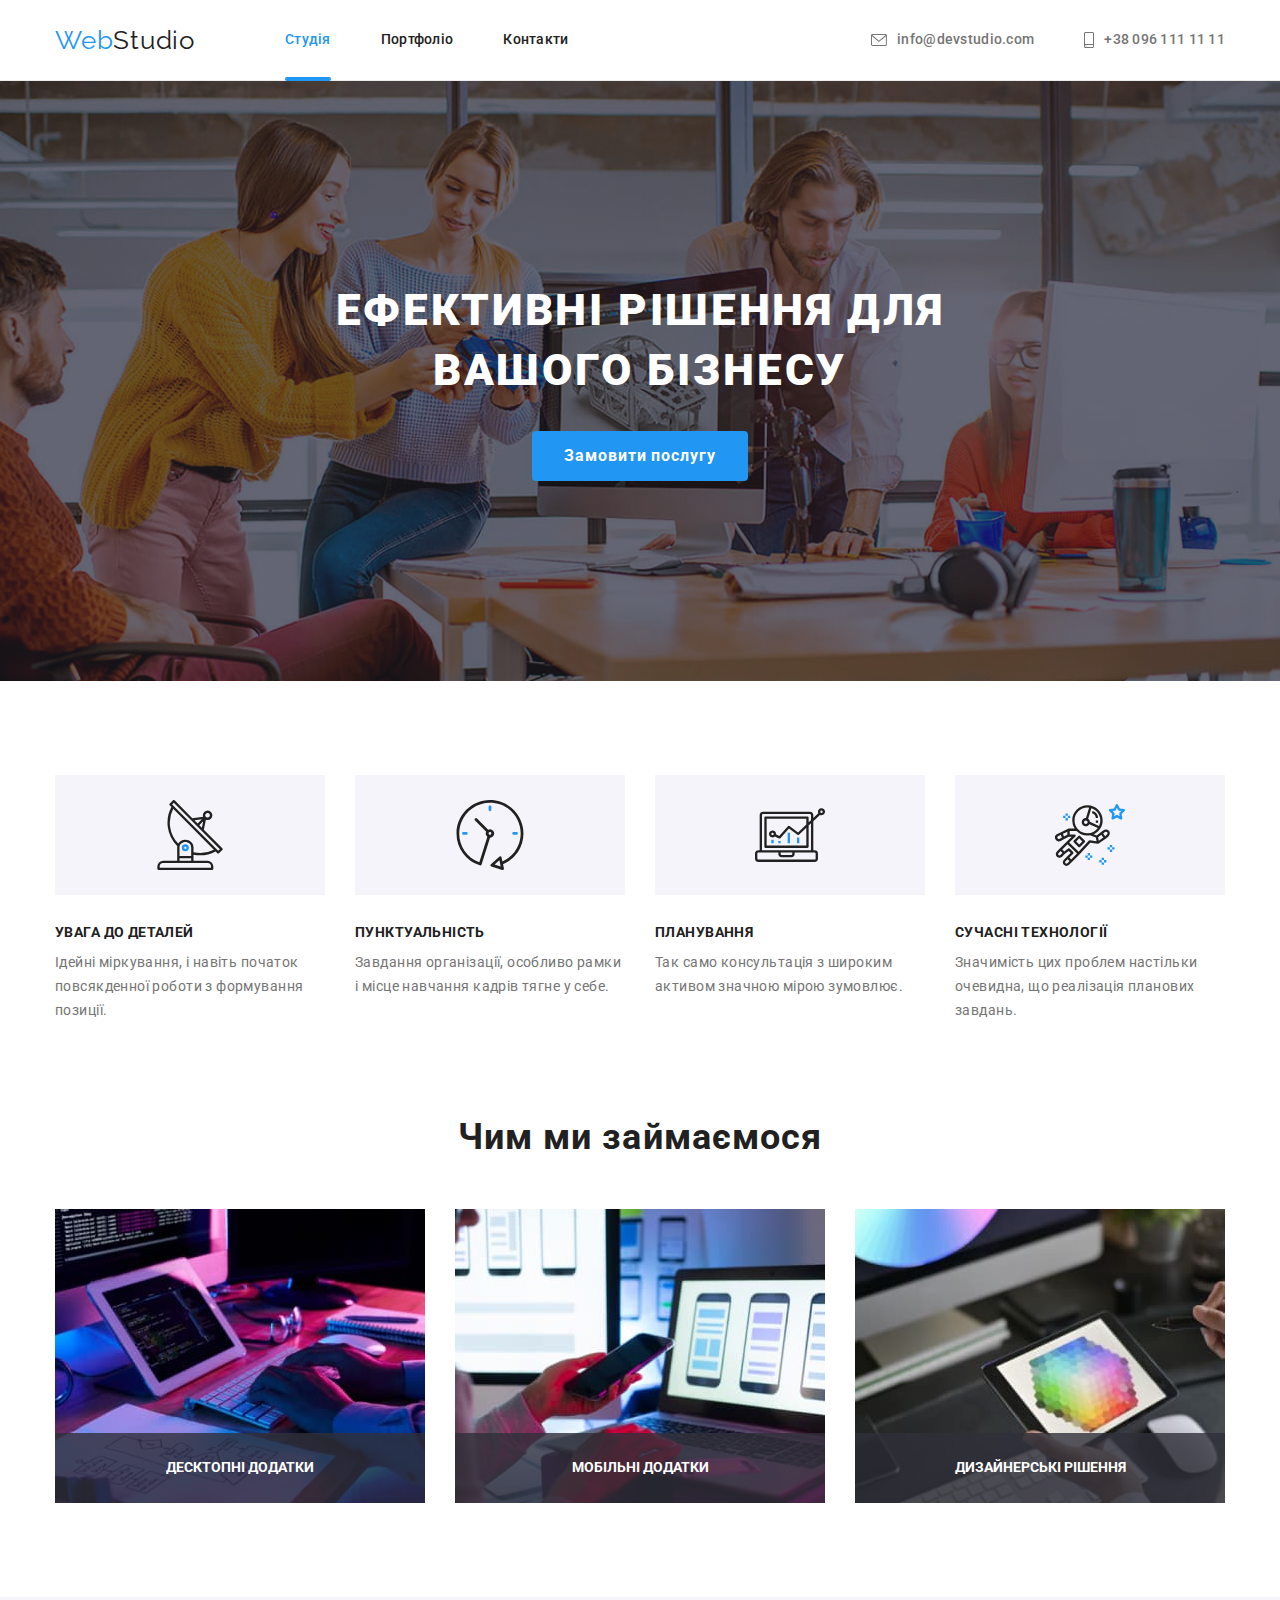
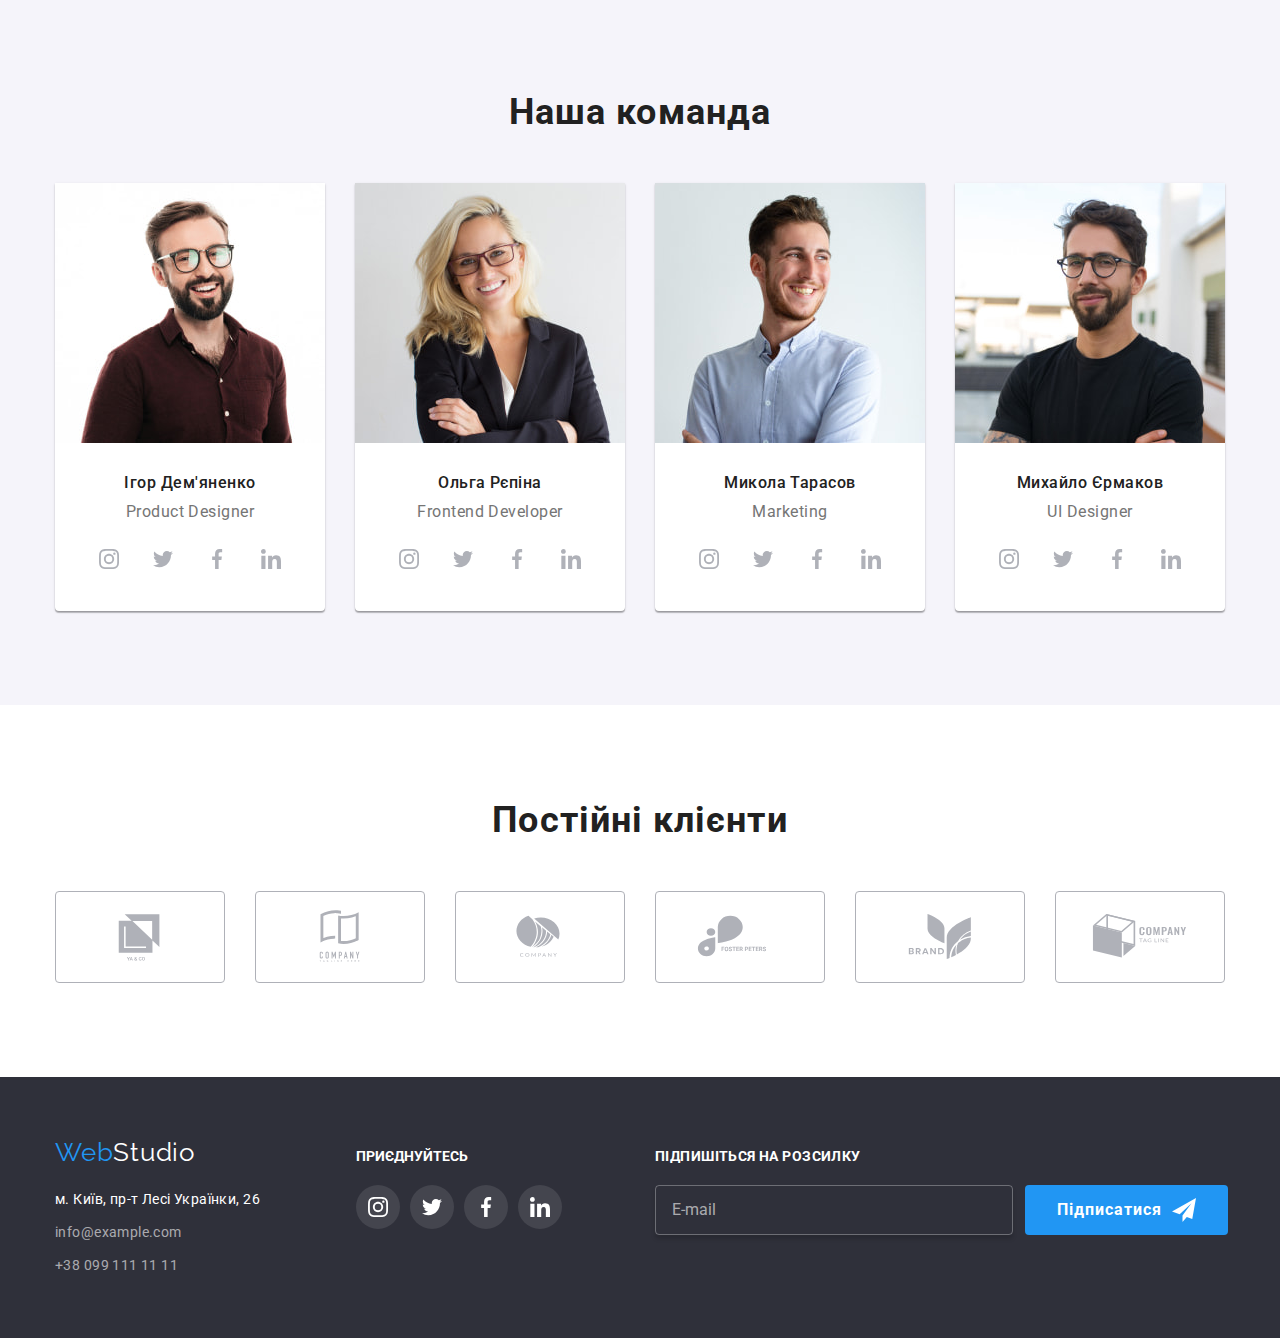
<file: index.html>
<!DOCTYPE html>
<html lang="uk">
  <head>
    <meta charset="UTF-8" />
    <meta http-equiv="X-UA-Compatible" content="IE=edge" />
    <meta name="viewport" content="width=device-width, initial-scale=1.0" />
    <title>WebStudio</title>
    <link rel="preconnect" href="https://fonts.googleapis.com" />
    <link rel="preconnect" href="https://fonts.gstatic.com" crossorigin />
    <link
      href="https://fonts.googleapis.com/css2?family=Raleway:wght@700&family=Roboto:wght@400;500;700;900&display=swap"
      rel="stylesheet"
    />
    <link
      rel="stylesheet"
      href="https://cdnjs.cloudflare.com/ajax/libs/modern-normalize/1.0.0/modern-normalize.min.css"
    />
    <link rel="stylesheet" href="./css/styles.css" />
  </head>
  <body>
    <header class="header">
      <div class="header-content container flex-container">
        <nav class="navigation flex-container">
          <a class="logo link" href="#" lang="en"
            >Web<span class="logo-span-header">Studio</span></a
          >

          <ul class="menu-list list flex-container">
            <li class="menu-item">
              <a class="menu-link link active" href="#">Студія</a>
            </li>
            <li class="menu-item">
              <a class="menu-link link" href="./portfolio.html">Портфоліо</a>
            </li>
            <li class="menu-item">
              <a class="menu-link link" href="#">Контакти</a>
            </li>
          </ul>
        </nav>
        <ul class="contact-list list flex-container">
          <li class="contact-list-item">
            <a
              class="contact-mail-header link"
              href="mailto:info@devstudio.com"
            >
              <svg class="mail-icon" width="16" height="12" aria-label="лист">
                <use href="./images/sprite.svg#icon-envelope"></use>
              </svg>
              info@devstudio.com</a
            >
          </li>
          <li class="contact-list-item">
            <a
              class="contact-phone-number-header link"
              href="tel:+380961111111"
            >
              <svg
                class="phone-icon"
                width="10"
                height="16"
                aria-label="телефон"
              >
                <use href="./images/sprite.svg#icon-smartphone"></use>
              </svg>
              +38 096 111 11 11</a
            >
          </li>
        </ul>
      </div>
    </header>
    <main>
      <section class="hero-section">
        <div class="container hero-content">
          <h1 class="main-page-title">Ефективні рішення для вашого бізнесу</h1>
          <button class="modal-button" data-modal-open type="button">
            Замовити послугу
          </button>
        </div>
      </section>

      <section class="section benefits">
        <div class="container">
          <h2 class="visually-hidden">Наші переваги</h2>
          <ul class="benefits-list list flex-container">
            <li class="benefits-list-item">
              <div class="icon-wrapper">
                <svg
                  class="benefit-icon"
                  width="70"
                  height="70"
                  area-lable="антена"
                >
                  <use href="./images/sprite.svg#icon-antenna"></use>
                </svg>
              </div>
              <h3 class="benefit-name">УВАГА ДО ДЕТАЛЕЙ</h3>
              <p class="benefit-description">
                Ідейні міркування, і навіть початок повсякденної роботи з
                формування позиції.
              </p>
            </li>
            <li class="benefits-list-item">
              <div class="icon-wrapper">
                <svg
                  class="benefit-icon"
                  width="70"
                  height="70"
                  area-lable="годинник"
                >
                  <use href="./images/sprite.svg#icon-clock"></use>
                </svg>
              </div>
              <h3 class="benefit-name">ПУНКТУАЛЬНІСТЬ</h3>
              <p class="benefit-description">
                Завдання організації, особливо рамки і місце навчання кадрів
                тягне у себе.
              </p>
            </li>
            <li class="benefits-list-item">
              <div class="icon-wrapper">
                <svg
                  class="benefit-icon"
                  width="70"
                  height="70"
                  area-lable="діаграма"
                >
                  <use href="./images/sprite.svg#icon-diagram"></use>
                </svg>
              </div>
              <h3 class="benefit-name">ПЛАНУВАННЯ</h3>
              <p class="benefit-description">
                Так само консультація з широким активом значною мірою зумовлює.
              </p>
            </li>
            <li class="benefits-list-item">
              <div class="icon-wrapper">
                <svg
                  class="benefit-icon"
                  width="70"
                  height="70"
                  area-lable="астронавт"
                >
                  <use href="./images/sprite.svg#icon-astronaut"></use>
                </svg>
              </div>
              <h3 class="benefit-name">СУЧАСНІ ТЕХНОЛОГІЇ</h3>
              <p class="benefit-description">
                Значимість цих проблем настільки очевидна, що реалізація
                планових завдань.
              </p>
            </li>
          </ul>
        </div>
      </section>

      <section class="section about-us">
        <div class="container">
          <h2 class="reg-section-title">Чим ми займаємося</h2>
          <ul class="list flex-container">
            <li>
              <div class="specialization">
                <img
                  src="./images/about-us/web-site-developement.jpg"
                  alt="розробка сайту"
                  width="370"
                  height="294"
                />
                <div class="short-overlay">
                  <p class="label">ДЕСКТОПНІ ДОДАТКИ</p>
                </div>
              </div>
            </li>
            <li>
              <div class="specialization">
                <img
                  src="./images/about-us/adaptable-design.jpg"
                  alt="адаптивний дизайн"
                  width="370"
                  height="294"
                />

                <div class="short-overlay">
                  <p class="label">МОБІЛЬНІ ДОДАТКИ</p>
                </div>
              </div>
            </li>
            <li>
              <div class="specialization">
                <img
                  src="./images/about-us/stylization.jpg"
                  alt="стилізация веб-сторінки"
                  width="370"
                  height="294"
                />
                <div class="short-overlay">
                  <p class="label">ДИЗАЙНЕРСЬКІ РІШЕННЯ</p>
                </div>
              </div>
            </li>
          </ul>
        </div>
      </section>

      <section class="section our-team">
        <div class="container">
          <h2 class="reg-section-title">Наша команда</h2>
          <ul class="our-team-list list flex-container">
            <li class="our-team-list-item">
              <img
                class="team-member-img"
                src="./images/our-team/igor-demyianenko.jpg"
                alt="член команди"
                width="270"
                height="260"
              />
              <div class="team-member-description">
                <h3 class="team-member-title">Ігор Дем'яненко</h3>
                <p class="team-member-subtitle" lang="en">Product Designer</p>
                <ul class="social-list list">
                  <li class="social-list-item">
                    <a href="#" class="social-list-link">
                      <svg
                        class="social-list-icon"
                        width="20"
                        height="20"
                        area-lable="instagram"
                        lang="en"
                      >
                        <use href="./images/sprite.svg#icon-instagram"></use>
                      </svg>
                    </a>
                  </li>
                  <li class="social-list-item">
                    <a href="#" class="social-list-link">
                      <svg
                        class="social-list-icon"
                        width="20"
                        height="20"
                        area-lable="twitter"
                        lang="en"
                      >
                        <use href="./images/sprite.svg#icon-twitter"></use>
                      </svg>
                    </a>
                  </li>
                  <li class="social-list-item">
                    <a href="#" class="social-list-link">
                      <svg
                        class="social-list-icon"
                        width="20"
                        height="20"
                        area-lable="facebook"
                        lang="en"
                      >
                        <use href="./images/sprite.svg#icon-facebook"></use>
                      </svg>
                    </a>
                  </li>
                  <li class="social-list-item">
                    <a href="#" class="social-list-link">
                      <svg
                        class="social-list-icon"
                        width="20"
                        height="20"
                        area-lable="linkedin"
                        lang="en"
                      >
                        <use href="./images/sprite.svg#icon-linkedin"></use>
                      </svg>
                    </a>
                  </li>
                </ul>
              </div>
            </li>
            <li class="our-team-list-item">
              <img
                class="team-member-img"
                src="./images/our-team/olga-repina.jpg"
                alt="член команди"
                width="270"
                height="260"
              />
              <div class="team-member-description">
                <h3 class="team-member-title">Ольга Рєпіна</h3>
                <p class="team-member-subtitle" lang="en">Frontend Developer</p>
                <ul class="social-list list">
                  <li class="social-list-item">
                    <a href="#" class="social-list-link">
                      <svg
                        class="social-list-icon"
                        width="20"
                        height="20"
                        area-lable="instagram"
                        lang="en"
                      >
                        <use href="./images/sprite.svg#icon-instagram"></use>
                      </svg>
                    </a>
                  </li>
                  <li class="social-list-item">
                    <a href="#" class="social-list-link">
                      <svg
                        class="social-list-icon"
                        width="20"
                        height="20"
                        area-lable="twitter"
                        lang="en"
                      >
                        <use href="./images/sprite.svg#icon-twitter"></use>
                      </svg>
                    </a>
                  </li>
                  <li class="social-list-item">
                    <a href="#" class="social-list-link">
                      <svg
                        class="social-list-icon"
                        width="20"
                        height="20"
                        area-lable="facebook"
                        lang="en"
                      >
                        <use href="./images/sprite.svg#icon-facebook"></use>
                      </svg>
                    </a>
                  </li>
                  <li class="social-list-item">
                    <a href="#" class="social-list-link">
                      <svg
                        class="social-list-icon"
                        width="20"
                        height="20"
                        area-lable="linkedin"
                        lang="en"
                      >
                        <use href="./images/sprite.svg#icon-linkedin"></use>
                      </svg>
                    </a>
                  </li>
                </ul>
              </div>
            </li>
            <li class="our-team-list-item">
              <img
                class="team-member-img"
                src="./images/our-team/mykola-tarasov.jpg"
                alt="член команди"
                width="270"
                height="260"
              />
              <div class="team-member-description">
                <h3 class="team-member-title">Микола Тарасов</h3>
                <p class="team-member-subtitle" lang="en">Marketing</p>
                <ul class="social-list list">
                  <li class="social-list-item list">
                    <a href="#" class="social-list-link">
                      <svg
                        class="social-list-icon"
                        width="20"
                        height="20"
                        area-lable="instagram"
                        lang="en"
                      >
                        <use href="./images/sprite.svg#icon-instagram"></use>
                      </svg>
                    </a>
                  </li>
                  <li class="social-list-item">
                    <a href="#" class="social-list-link">
                      <svg
                        class="social-list-icon"
                        width="20"
                        height="20"
                        area-lable="twitter"
                        lang="en"
                      >
                        <use href="./images/sprite.svg#icon-twitter"></use>
                      </svg>
                    </a>
                  </li>
                  <li class="social-list-item">
                    <a href="#" class="social-list-link">
                      <svg
                        class="social-list-icon"
                        width="20"
                        height="20"
                        area-lable="facebook"
                        lang="en"
                      >
                        <use href="./images/sprite.svg#icon-facebook"></use>
                      </svg>
                    </a>
                  </li>
                  <li class="social-list-item">
                    <a href="#" class="social-list-link">
                      <svg
                        class="social-list-icon"
                        width="20"
                        height="20"
                        area-lable="linkedin"
                        lang="en"
                      >
                        <use href="./images/sprite.svg#icon-linkedin"></use>
                      </svg>
                    </a>
                  </li>
                </ul>
              </div>
            </li>
            <li class="our-team-list-item">
              <img
                class="team-member-img"
                src="./images/our-team/mykhaylo-ermakov.jpg"
                alt="член команди"
                width="270"
                height="260"
              />
              <div class="team-member-description">
                <h3 class="team-member-title">Михайло Єрмаков</h3>
                <p class="team-member-subtitle" lang="en">UI Designer</p>
                <ul class="social-list list">
                  <li class="social-list-item">
                    <a href="#" class="social-list-link">
                      <svg
                        class="social-list-icon"
                        width="20"
                        height="20"
                        area-lable="instagram"
                        lang="en"
                      >
                        <use href="./images/sprite.svg#icon-instagram"></use>
                      </svg>
                    </a>
                  </li>
                  <li class="social-list-item">
                    <a href="#" class="social-list-link">
                      <svg
                        class="social-list-icon"
                        width="20"
                        height="20"
                        area-lable="twitter"
                        lang="en"
                      >
                        <use href="./images/sprite.svg#icon-twitter"></use>
                      </svg>
                    </a>
                  </li>
                  <li class="social-list-item">
                    <a href="#" class="social-list-link">
                      <svg
                        class="social-list-icon"
                        width="20"
                        height="20"
                        area-lable="facebook"
                        lang="en"
                      >
                        <use href="./images/sprite.svg#icon-facebook"></use>
                      </svg>
                    </a>
                  </li>
                  <li class="social-list-item">
                    <a href="#" class="social-list-link">
                      <svg
                        class="social-list-icon"
                        width="20"
                        height="20"
                        area-lable="linkedin"
                        lang="en"
                      >
                        <use href="./images/sprite.svg#icon-linkedin"></use>
                      </svg>
                    </a>
                  </li>
                </ul>
              </div>
            </li>
          </ul>
        </div>
      </section>
      <section class="our-clients section">
        <div class="container">
          <h2 class="reg-section-title clients-title">Постійні клієнти</h2>
          <ul class="client-list list flex-container">
            <li class="client-item">
              <a href="#" class="client-link link">
                <svg
                  class="client-icon"
                  width="106"
                  height="60"
                  area-lable="логотип клиента 1"
                >
                  <use href="./images/sprite.svg#icon-client-logo-1"></use>
                </svg>
              </a>
            </li>
            <li class="client-item">
              <a href="#" class="client-link link">
                <svg
                  class="client-icon"
                  width="106"
                  height="60"
                  area-lable="логотип клиента 2"
                >
                  <use href="./images/sprite.svg#icon-client-logo-2"></use>
                </svg>
              </a>
            </li>
            <li class="client-item">
              <a href="#" class="client-link link">
                <svg
                  class="client-icon"
                  width="106"
                  height="60"
                  area-lable="логотип клиента 3"
                >
                  <use href="./images/sprite.svg#icon-client-logo-3"></use>
                </svg>
              </a>
            </li>
            <li class="client-item">
              <a href="#" class="client-link link">
                <svg
                  class="client-icon"
                  width="106"
                  height="60"
                  area-lable="логотип клиента 4"
                >
                  <use href="./images/sprite.svg#icon-client-logo-4"></use>
                </svg>
              </a>
            </li>
            <li class="client-item">
              <a href="#" class="client-link link">
                <svg
                  class="client-icon"
                  width="106"
                  height="60"
                  area-lable="логотип клиента 5"
                >
                  <use href="./images/sprite.svg#icon-client-logo-5"></use>
                </svg>
              </a>
            </li>
            <li class="client-item">
              <a href="#" class="client-link link">
                <svg
                  class="client-icon"
                  width="106"
                  height="60"
                  area-lable="логотип клиента 6"
                >
                  <use href="./images/sprite.svg#icon-client-logo-6"></use>
                </svg>
              </a>
            </li>
          </ul>
        </div>
      </section>
    </main>

    <footer class="footer">
      <div class="footer-block container flex-container">
        <div class="footer-contacts">
          <a class="logo link" href="#page-header" lang="en"
            >Web<span class="logo-span-footer">Studio</span></a
          >
          <address class="address">
            <ul class="list address-list">
              <li class="address-item">
                <a
                  class="physical-address link"
                  href="https://goo.gl/maps/PeYhesqvmwBexrzR6"
                  target="_blank"
                  rel="noopener norefferer"
                  >м. Київ, пр-т Лесі Українки, 26</a
                >
              </li>
              <li class="address-item">
                <a
                  class="contact-mail-footer link"
                  href="mailto:info@example.com"
                  >info@example.com</a
                >
              </li>
              <li class="address-item">
                <a
                  class="contact-phone-number-footer link"
                  href="tel:+380991111111"
                  >+38 099 111 11 11</a
                >
              </li>
            </ul>
          </address>
        </div>

        <div class="footer-social-links">
          <p class="social-lins-action">ПРИЄДНУЙТЕСЬ</p>
          <ul class="social-list list">
            <li class="social-list-item">
              <a href="#" class="social-list-link social-list-link-footer">
                <svg
                  class="social-list-icon-footer"
                  width="20"
                  height="20"
                  area-lable="instagram"
                  lang="en"
                >
                  <use href="./images/sprite.svg#icon-instagram"></use>
                </svg>
              </a>
            </li>
            <li class="social-list-item">
              <a href="#" class="social-list-link social-list-link-footer">
                <svg
                  class="social-list-icon-footer"
                  width="20"
                  height="20"
                  area-lable="twitter"
                  lang="en"
                >
                  <use href="./images/sprite.svg#icon-twitter"></use>
                </svg>
              </a>
            </li>
            <li class="social-list-item">
              <a href="#" class="social-list-link social-list-link-footer">
                <svg
                  class="social-list-icon-footer"
                  width="20"
                  height="20"
                  area-lable="facebook"
                  lang="en"
                >
                  <use href="./images/sprite.svg#icon-facebook"></use>
                </svg>
              </a>
            </li>
            <li class="social-list-item">
              <a href="#" class="social-list-link social-list-link-footer">
                <svg
                  class="social-list-icon-footer"
                  width="20"
                  height="20"
                  area-lable="linkedin"
                  lang="en"
                >
                  <use href="./images/sprite.svg#icon-linkedin"></use>
                </svg>
              </a>
            </li>
          </ul>
        </div>
        <form class="mailing-form">
          <label class="mailing-form-field">
            <p class="mailing-form-capture">Підпишіться на розсилку</p>
            <input
              type="email"
              class="mailing-form-input"
              name="user_email"
              placeholder="E-mail"
            />
          </label>
          <button class="mailing-form-submit" type="submit">
            <span class="mailing-form-btn-sub">Підписатися</span>
            <svg class="mailing-close-icon" width="24" height="24">
              <use href="./images/sprite.svg#icon-send"></use>
            </svg>
          </button>
        </form>
      </div>
    </footer>

    <div class="backdrop is-hidden" data-modal>
      <div class="modal">
        <button class="modal-close-btn" data-modal-close>
          <svg class="modal-close-icon" width="18" height="18">
            <use href="./images/sprite.svg#icon-close"></use>
          </svg>
        </button>
        <form class="modal-form">
          <p class="modal-form-capture">
            Залиште свої дані, ми вам передзвонимо
          </p>
          <label class="modal-form-field">
            <span class="modal-form-input-desc">Ім'я</span>
            <span class="modal-form-input-wrapper">
              <input
                type="text"
                class="modal-form-input"
                required
                pattern="[a-zA-zа-яА-Я'їЇєЄ]+"
                name="user_name"
              />
              <svg class="modal-form-icon" width="18" height="18">
                <use href="./images/sprite.svg#icon-person"></use>
              </svg>
            </span>
          </label>
          <label class="modal-form-field">
            <span class="modal-form-input-desc">Телефон</span>
            <span class="modal-form-input-wrapper">
              <input
                type="tel"
                class="modal-form-input"
                required
                pattern="[0-9]{3}-[0-9]{3}-[0-9]{2}-[0-9]{2}"
                name="user_phone"
              />
              <svg class="modal-form-icon" width="18" height="18">
                <use href="./images/sprite.svg#icon-phone"></use>
              </svg>
            </span>
          </label>
          <label class="modal-form-field">
            <span class="modal-form-input-desc">Пошта</span>
            <span class="modal-form-input-wrapper">
              <input type="email" class="modal-form-input" name="user_email" />
              <svg class="modal-form-icon" width="18" height="18">
                <use href="./images/sprite.svg#icon-email"></use>
              </svg>
            </span>
          </label>
          <label class="modal-form-field">
            <span class="modal-form-input-desc">Коментар</span>
            <textarea
              name="user_message"
              class="modal-form-message"
              placeholder="Введіть текст"
            ></textarea>
          </label>
          <label class="modal-form-checkbox-wrapper">
            <input
              type="checkbox"
              class="modal-form-checkbox visually-hidden"
              name="user_policy"
            />
            <svg class="modal-form-custom-checkbox" width="16" height="15">
              <use
                class="modal-form-custom-checkbox-icon"
                href="./images/sprite.svg#icon-check"
              ></use>
            </svg>
            <span class="policy-text"
              >Погоджуюся з розсилкою та приймаю&nbsp;
              <a href="#" class="user-policy-link">Умови договору</a></span
            >
          </label>
          <button class="modal-form-submit" type="submit">Відправити</button>
        </form>
      </div>
    </div>

    <script src="./js/modal.js"></script>
  </body>
</html>
</file>
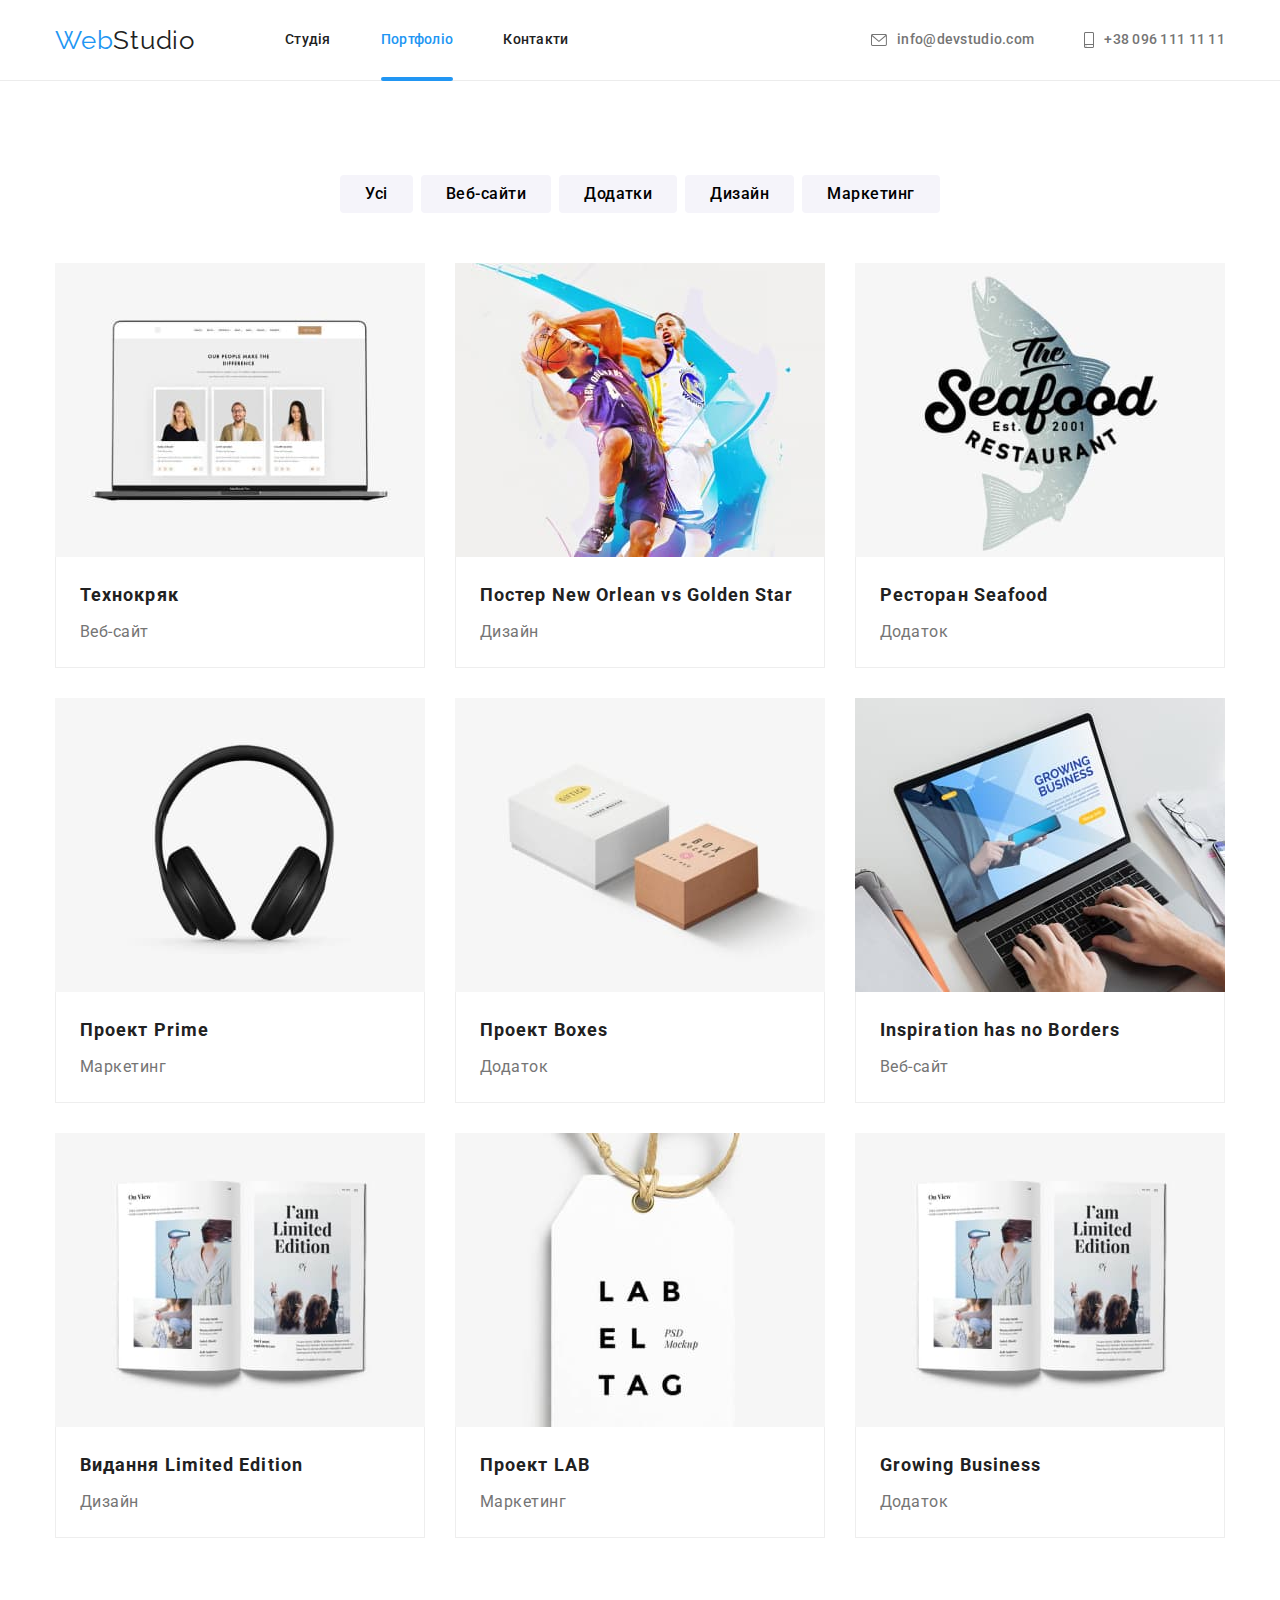
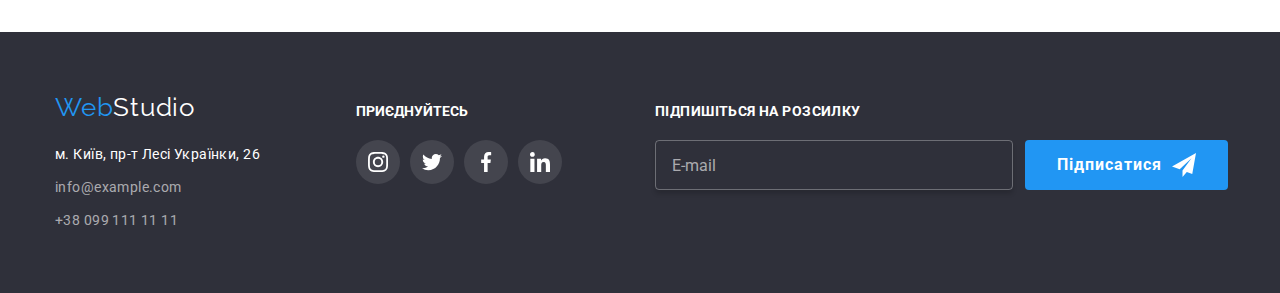
<file: portfolio.html>
<!DOCTYPE html>
<html lang="uk">
  <head>
    <meta charset="UTF-8" />
    <meta http-equiv="X-UA-Compatible" content="IE=edge" />
    <meta name="viewport" content="width=device-width, initial-scale=1.0" />
    <title>Portfolio</title>
    <link rel="preconnect" href="https://fonts.googleapis.com" />
    <link rel="preconnect" href="https://fonts.gstatic.com" crossorigin />
    <link
      href="https://fonts.googleapis.com/css2?family=Raleway:wght@700&family=Roboto:wght@400;500;700;900&display=swap"
      rel="stylesheet"
    />
    <link
      rel="stylesheet"
      href="https://cdnjs.cloudflare.com/ajax/libs/modern-normalize/1.0.0/modern-normalize.min.css"
    />
    <link rel="stylesheet" href="./css/styles.css" />
  </head>
  <body>
    <header class="header">
      <div class="header-content container flex-container">
        <nav class="navigation flex-container">
          <a class="logo link" href="#" lang="en"
            >Web<span class="logo-span-header">Studio</span></a
          >

          <ul class="menu-list list flex-container">
            <li class="menu-item">
              <a class="menu-link link" href="./index.html">Студія</a>
            </li>
            <li class="menu-item">
              <a class="menu-link link active" href="#">Портфоліо</a>
            </li>
            <li class="menu-item">
              <a class="menu-link link" href="#">Контакти</a>
            </li>
          </ul>
        </nav>
        <ul class="contact-list list flex-container">
          <li class="contact-list-item">
            <a
              class="contact-mail-header link"
              href="mailto:info@devstudio.com"
            >
              <svg class="mail-icon" width="16" height="12" aria-label="лист">
                <use href="./images/sprite.svg#icon-envelope"></use>
              </svg>
              info@devstudio.com</a
            >
          </li>
          <li class="contact-list-item">
            <a
              class="contact-phone-number-header link"
              href="tel:+380961111111"
            >
              <svg
                class="phone-icon"
                width="10"
                height="16"
                aria-label="телефон"
              >
                <use href="./images/sprite.svg#icon-smartphone"></use>
              </svg>
              +38 096 111 11 11</a
            >
          </li>
        </ul>
      </div>
    </header>
    <main>
      <section class="section portfolio">
        <div class="container">
          <h1 class="visually-hidden">Портфоліо</h1>
          <ul class="portfolio-action-list list flex-container">
            <li class="portfolio-action-item">
              <button class="portfolio-button" type="button">Усі</button>
            </li>
            <li class="portfolio-action-item">
              <button class="portfolio-button" type="button">Веб-сайти</button>
            </li>
            <li class="portfolio-action-item">
              <button class="portfolio-button" type="button">Додатки</button>
            </li>
            <li class="portfolio-action-item">
              <button class="portfolio-button" type="button">Дизайн</button>
            </li>
            <li class="portfolio-action-item">
              <button class="portfolio-button" type="button">Маркетинг</button>
            </li>
          </ul>

          <ul class="portfolio-list list flex-container">
            <li class="portfolio-list-item">
              <a href="#" class="portfolio-item-link link">
                <div class="portfolio-item-wrapper">
                  <img
                    src="./images/portfolio/technocrack.jpg"
                    alt="технокряк"
                    width="370"
                    height="294"
                  />
                  <p class="overlay">
                    Ресурс пропонує комплексні пропозиції з різним рівнем
                    функціоналу та сервісів. Все це дозволить відвідувачу
                    отримати вичерпні відомості про компанію чи приватну особу.
                  </p>
                </div>
                <div class="portfolio-item-description">
                  <h2 class="portfolio-item-title">Технокряк</h2>
                  <p class="portfolio-item-subtitle">Веб-сайт</p>
                </div>
              </a>
            </li>
            <li class="portfolio-list-item">
              <a href="#" class="portfolio-item-link link">
                <div class="portfolio-item-wrapper">
                  <img
                    src="./images/portfolio/poster-bascet-players.jpg"
                    alt="баскетбольний постер"
                    width="370"
                    height="294"
                  />
                  <p class="overlay">
                    Ресурс пропонує комплексні пропозиції з різним рівнем
                    функціоналу та сервісів. Все це дозволить відвідувачу
                    отримати вичерпні відомості про компанію чи приватну особу.
                  </p>
                </div>
                <div class="portfolio-item-description">
                  <h2 class="portfolio-item-title">
                    Постер <span lang="en">New Orlean vs Golden Star</span>
                  </h2>
                  <p class="portfolio-item-subtitle">Дизайн</p>
                </div>
              </a>
            </li>
            <li class="portfolio-list-item">
              <a href="#" class="portfolio-item-link link">
                <div class="portfolio-item-wrapper">
                  <img
                    src="./images/portfolio/seafood.jpg"
                    alt="ресторан морської кухні"
                    width="370"
                    height="294"
                  />
                  <p class="overlay">
                    Ресурс пропонує комплексні пропозиції з різним рівнем
                    функціоналу та сервісів. Все це дозволить відвідувачу
                    отримати вичерпні відомості про компанію чи приватну особу.
                  </p>
                </div>
                <div class="portfolio-item-description">
                  <h2 class="portfolio-item-title">
                    Ресторан <span lang="en">Seafood</span>
                  </h2>
                  <p class="portfolio-item-subtitle">Додаток</p>
                </div>
              </a>
            </li>
            <li class="portfolio-list-item">
              <a href="#" class="portfolio-item-link link">
                <div class="portfolio-item-wrapper">
                  <img
                    src="./images/portfolio/headers-project-prime.jpg"
                    alt="	
навушники"
                    width="370"
                    height="294"
                  />
                  <p class="overlay">
                    Ресурс пропонує комплексні пропозиції з різним рівнем
                    функціоналу та сервісів. Все це дозволить відвідувачу
                    отримати вичерпні відомості про компанію чи приватну особу.
                  </p>
                </div>
                <div class="portfolio-item-description">
                  <h2 class="portfolio-item-title">
                    Проект <span lang="en">Prime</span>
                  </h2>
                  <p class="portfolio-item-subtitle">Маркетинг</p>
                </div>
              </a>
            </li>
            <li class="portfolio-list-item">
              <a href="#" class="portfolio-item-link link">
                <div class="portfolio-item-wrapper">
                  <img
                    src="./images/portfolio/project-boxes.jpg"
                    alt="проект з коробками"
                    width="370"
                    height="294"
                  />
                  <p class="overlay">
                    Ресурс пропонує комплексні пропозиції з різним рівнем
                    функціоналу та сервісів. Все це дозволить відвідувачу
                    отримати вичерпні відомості про компанію чи приватну особу.
                  </p>
                </div>
                <div class="portfolio-item-description">
                  <h2 class="portfolio-item-title">
                    Проект <span lang="en">Boxes</span>
                  </h2>
                  <p class="portfolio-item-subtitle">Додаток</p>
                </div>
              </a>
            </li>
            <li class="portfolio-list-item">
              <a href="#" class="portfolio-item-link link">
                <div class="portfolio-item-wrapper">
                  <img
                    src="./images/portfolio/business-typing-laptop.jpg"
                    alt="надихаючий веб-сайт"
                    width="370"
                    height="294"
                  />
                  <p class="overlay">
                    Ресурс пропонує комплексні пропозиції з різним рівнем
                    функціоналу та сервісів. Все це дозволить відвідувачу
                    отримати вичерпні відомості про компанію чи приватну особу.
                  </p>
                </div>
                <div class="portfolio-item-description">
                  <h2 class="portfolio-item-title" lang="en">
                    Inspiration has no Borders
                  </h2>
                  <p class="portfolio-item-subtitle">Веб-сайт</p>
                </div>
              </a>
            </li>
            <li class="portfolio-list-item">
              <a href="#" class="portfolio-item-link link">
                <div class="portfolio-item-wrapper">
                  <img
                    src="./images/portfolio/book-limited-edition.jpg"
                    alt="дизайн книги"
                    width="370"
                    height="294"
                  />
                  <p class="overlay">
                    Ресурс пропонує комплексні пропозиції з різним рівнем
                    функціоналу та сервісів. Все це дозволить відвідувачу
                    отримати вичерпні відомості про компанію чи приватну особу.
                  </p>
                </div>
                <div class="portfolio-item-description">
                  <h2 class="portfolio-item-title">
                    Видання <span lang="en">Limited Edition</span>
                  </h2>
                  <p class="portfolio-item-subtitle">Дизайн</p>
                </div>
              </a>
            </li>
            <li class="portfolio-list-item">
              <a href="#" class="portfolio-item-link link">
                <div class="portfolio-item-wrapper">
                  <img
                    src="./images/portfolio/project-lab.jpg"
                    alt="проект лаба"
                    width="370"
                    height="294"
                  />
                  <p class="overlay">
                    Ресурс пропонує комплексні пропозиції з різним рівнем
                    функціоналу та сервісів. Все це дозволить відвідувачу
                    отримати вичерпні відомості про компанію чи приватну особу.
                  </p>
                </div>
                <div class="portfolio-item-description">
                  <h2 class="portfolio-item-title">
                    Проект <span lang="en">LAB</span>
                  </h2>
                  <p class="portfolio-item-subtitle">Маркетинг</p>
                </div>
              </a>
            </li>
            <li class="portfolio-list-item">
              <a href="#" class="portfolio-item-link link">
                <div class="portfolio-item-wrapper">
                  <img
                    src="./images/portfolio/book-limited-edition.jpg"
                    alt="додаток для зростаючого бізнесу"
                    width="370"
                    height="294"
                  />
                  <p class="overlay">
                    Ресурс пропонує комплексні пропозиції з різним рівнем
                    функціоналу та сервісів. Все це дозволить відвідувачу
                    отримати вичерпні відомості про компанію чи приватну особу.
                  </p>
                </div>
                <div class="portfolio-item-description">
                  <h2 class="portfolio-item-title" lang="en">
                    Growing Business
                  </h2>
                  <p class="portfolio-item-subtitle">Додаток</p>
                </div>
              </a>
            </li>
          </ul>
        </div>
      </section>
    </main>

    <footer class="footer">
      <div class="footer-block container flex-container">
        <div class="footer-contacts">
          <a class="logo link" href="#page-header" lang="en"
            >Web<span class="logo-span-footer">Studio</span></a
          >
          <address class="address">
            <ul class="list address-list">
              <li class="address-item">
                <a
                  class="physical-address link"
                  href="https://goo.gl/maps/PeYhesqvmwBexrzR6"
                  target="_blank"
                  rel="noopener norefferer"
                  >м. Київ, пр-т Лесі Українки, 26</a
                >
              </li>
              <li class="address-item">
                <a
                  class="contact-mail-footer link"
                  href="mailto:info@example.com"
                  >info@example.com</a
                >
              </li>
              <li class="address-item">
                <a
                  class="contact-phone-number-footer link"
                  href="tel:+380991111111"
                  >+38 099 111 11 11</a
                >
              </li>
            </ul>
          </address>
        </div>

        <div class="footer-social-links">
          <p class="social-lins-action">ПРИЄДНУЙТЕСЬ</p>
          <ul class="social-list list">
            <li class="social-list-item">
              <a href="#" class="social-list-link social-list-link-footer">
                <svg
                  class="social-list-icon-footer"
                  width="20"
                  height="20"
                  area-lable="instagram"
                  lang="en"
                >
                  <use href="./images/sprite.svg#icon-instagram"></use>
                </svg>
              </a>
            </li>
            <li class="social-list-item">
              <a href="#" class="social-list-link social-list-link-footer">
                <svg
                  class="social-list-icon-footer"
                  width="20"
                  height="20"
                  area-lable="twitter"
                  lang="en"
                >
                  <use href="./images/sprite.svg#icon-twitter"></use>
                </svg>
              </a>
            </li>
            <li class="social-list-item">
              <a href="#" class="social-list-link social-list-link-footer">
                <svg
                  class="social-list-icon-footer"
                  width="20"
                  height="20"
                  area-lable="facebook"
                  lang="en"
                >
                  <use href="./images/sprite.svg#icon-facebook"></use>
                </svg>
              </a>
            </li>
            <li class="social-list-item">
              <a href="#" class="social-list-link social-list-link-footer">
                <svg
                  class="social-list-icon-footer"
                  width="20"
                  height="20"
                  area-lable="linkedin"
                  lang="en"
                >
                  <use href="./images/sprite.svg#icon-linkedin"></use>
                </svg>
              </a>
            </li>
          </ul>
        </div>
        <form class="mailing-form">
          <label class="mailing-form-field">
            <p class="mailing-form-capture">Підпишіться на розсилку</p>
            <input
              type="email"
              class="mailing-form-input"
              name="user_email"
              placeholder="E-mail"
            />
          </label>
          <button class="mailing-form-submit" type="submit">
            <span class="mailing-form-btn-sub">Підписатися</span>
            <svg class="mailing-close-icon" width="24" height="24">
              <use href="./images/sprite.svg#icon-send"></use>
            </svg>
          </button>
        </form>
      </div>
    </footer>
  </body>
</html>
</file>
<file: css/styles.css>
:root {
  --accent-color: #2196f3;
  --main-color: #212121;
  --main-font: "Roboto", sans-serif;
  --secondary-font: "Raleway", sans-serif;
  --add-background: #2f303a;
  --our-team-sec-bg: #f5f4fa;
  --subtitle-color: #757575;
  --main-footer-color: rgba(255, 255, 255, 0.6);
  --bg-page-color: #ffffff;
  --alt-modal-btn-color: #188ce8;
}

.link {
  text-decoration: none;
}
.list {
  list-style: none;
}

body {
  font-family: var(--main-font);
  font-size: 14px;
  color: var(--main-color);
  background-color: var(--bg-page-color);
}

h1,
h2,
h3,
h4,
h5,
h6,
p,
ul {
  padding: 0;
  margin: 0;
}

img {
  display: block;
  max-width: 100%;
  height: auto;
}

.container {
  max-width: 1200px;
  margin: 0 auto;
  padding-left: 15px;
  padding-right: 15px;
}

.flex-container {
  display: flex;
}

.section {
  padding-top: 94px;
  padding-bottom: 94px;
}

/* ==================COMPONENTS================= */
.logo {
  font-family: var(--secondary-font);
  font-size: 26px;
  line-height: 1.19;
  letter-spacing: 0.03em;
  color: var(--accent-color);
}

.reg-section-title {
  font-weight: 700;
  font-size: 36px;
  line-height: 1.17;
  text-align: center;
  letter-spacing: 0.03em;
}

.visually-hidden {
  position: absolute;
  width: 1px;
  height: 1px;
  margin: -1px;
  border: 0;
  padding: 0;

  white-space: nowrap;
  clip-path: inset(100%);
  clip: rect(0 0 0 0);
  overflow: hidden;
}

/* ==================/COMPONENTS================= */

/* ==================HEADER================= */
.header {
  border-bottom: 1px solid #ececec;
}
.header-content {
  justify-content: space-between;
  align-items: center;
}

.header .navigation {
  align-items: center;
}

.logo {
  margin-right: 90px;
}

.logo-span-header {
  color: var(--main-color);
}

.menu-list .menu-item:not(:last-child) {
  margin-right: 50px;
}
.menu-link {
  position: relative;
  display: block;
  padding-top: 32px;
  padding-bottom: 32px;
  font-weight: 500;
  line-height: 1.14;
  letter-spacing: 0.02em;
  color: var(--main-color);
  transition: color 250ms cubic-bezier(0.4, 0, 0.2, 1);
}

.menu-link:hover,
.menu-link:focus,
.menu-link:active {
  color: var(--accent-color);
}

.active {
  color: var(--accent-color);
}

.active::after {
  display: block;
  content: "";
  position: absolute;
  width: 100%;
  height: 4px;
  bottom: -1px;

  background: var(--accent-color);
  border-radius: 2px;
}

.contact-list {
  align-items: center;
  column-gap: 50px;
}

.contact-mail-header,
.contact-phone-number-header {
  display: flex;
  align-items: center;
  font-weight: 500;
  line-height: 1.14;
  letter-spacing: 0.02em;
  color: var(--subtitle-color);
  transition: color 250ms cubic-bezier(0.4, 0, 0.2, 1);
}

.contact-mail-header:hover,
.contact-mail-header:focus,
.contact-phone-number-header:hover,
.contact-phone-number-header:focus {
  color: var(--accent-color);
}

.contact-mail-header:hover .mail-icon,
.contact-mail-header:focus .mail-icon,
.contact-phone-number-header:hover .phone-icon,
.contact-phone-number-header:focus .phone-icon {
  fill: var(--accent-color);
}

.mail-icon,
.phone-icon {
  margin-right: 10px;
  fill: var(--subtitle-color);
  transition: fill 250ms cubic-bezier(0.4, 0, 0.2, 1);
}

/* ==================/HEADER================= */

/* ==================HERO================= */
.hero-section {
  padding: 200px 0;
  background-color: #c4c4c4;
  background-image: linear-gradient(
      rgba(47, 48, 58, 0.4),
      rgba(47, 48, 58, 0.4)
    ),
    url("../images/hero/bg-img.jpg");
  background-position: center;
  background-repeat: no-repeat;
  background-size: cover;
  text-align: center;
  max-width: 1600px;
  margin-right: auto;
  margin-left: auto;
}

.main-page-title {
  max-width: 696px;
  margin-bottom: 30px;
  margin-left: auto;
  margin-right: auto;

  font-weight: 900;
  font-size: 44px;
  line-height: 1.36;
  text-align: center;
  letter-spacing: 0.06em;
  text-transform: uppercase;
  color: var(--bg-page-color);
}

.modal-button {
  display: inline-block;
  padding: 10px 32px;
  border: none;
  border-radius: 4px;

  font-family: var(--main-font);
  font-weight: 700;
  font-size: 16px;
  line-height: 1.88;
  text-align: center;
  letter-spacing: 0.06em;
  color: var(--bg-page-color);
  background-color: var(--accent-color);

  cursor: pointer;
  transition: background-color 250ms cubic-bezier(0.4, 0, 0.2, 1);
}

.modal-button:hover,
.modal-button:focus {
  background-color: var(--alt-modal-btn-color);
}
/* ==================/HERO================= */

/* ==================SECTION BENEFITS================= */

.benefits-list-item {
  flex-basis: 23.08%;
  margin-right: 30px;
}

.benefits-list-item:last-child {
  margin-right: 0;
}

.icon-wrapper {
  display: flex;
  height: 120px;
  justify-content: center;
  align-items: center;
  margin-bottom: 30px;
  background-color: var(--our-team-sec-bg);
}

.benefit-name {
  margin-bottom: 10px;
  font-size: 14px;
  font-weight: 700;
  line-height: 1.14;
  letter-spacing: 0.03em;
}

.benefit-description {
  line-height: 1.71;
  letter-spacing: 0.03em;
  color: var(--subtitle-color);
}
/* ==================/SECTION BENEFITS================= */

/* ==================SECTION ABOUT-US================= */

.about-us {
  padding-top: 0;
}
.reg-section-title {
  margin-bottom: 50px;
}

.about-us .list {
  column-gap: 30px;
}

.specialization {
  position: relative;
}

.short-overlay {
  display: flex;
  justify-content: center;
  align-items: center;
  position: absolute;
  bottom: 0;
  width: 100%;
  height: 70px;
  background-color: rgba(47, 48, 58, 0.8);
}

.label {
  color: #fff;
  font-weight: 700;
  line-height: 1.14;
  text-transform: uppercase;
}

/* ==================/SECTION ABOUT-US================= */

/* ==================SECTION OUR-TEAM================= */

.our-team {
  background-color: var(--our-team-sec-bg);
}

.our-team-list {
  column-gap: 30px;
}
.our-team-list-item {
  background-color: var(--bg-page-color);
  box-shadow: 0px 1px 3px rgba(0, 0, 0, 0.12), 0px 1px 1px rgba(0, 0, 0, 0.14),
    0px 2px 1px rgba(0, 0, 0, 0.2);
  border-radius: 0px 0px 4px 4px;
}

.team-member-description {
  padding: 30px 0;
}
.team-member-title {
  margin-bottom: 10px;
  font-weight: 500;
  font-size: 16px;
  line-height: 1.19;
  text-align: center;
  letter-spacing: 0.03em;
}

.team-member-subtitle {
  font-size: 16px;
  line-height: 1.19;
  text-align: center;
  letter-spacing: 0.03em;
  color: var(--subtitle-color);
  margin-bottom: 16px;
}

.social-list {
  display: flex;
  justify-content: center;
  column-gap: 10px;
}

.social-list-item {
  width: 44px;
  height: 44px;
}

.social-list-link {
  display: flex;
  justify-content: center;
  align-items: center;
  width: 100%;
  height: 100%;
  border-radius: 50%;
  background-color: #ffffff;
  transition: background-color 250ms cubic-bezier(0.4, 0, 0.2, 1);
}

.social-list-link:hover,
.social-list-link:focus {
  background-color: var(--accent-color);
}

.social-list-icon {
  fill: #afb1b8;
  transition: fill 250ms cubic-bezier(0.4, 0, 0.2, 1);
}

.social-list-link:hover .social-list-icon,
.social-list-link:focus .social-list-icon {
  fill: #ffffff;
}
/* ==================/SECTION OUR-TEAM================= */

/* ==================SECTION OUR-CLIENTS================= */
.clients-title {
  margin-bottom: 50px;
}

.client-list {
  column-gap: 30px;
}

.client-item {
  height: 92px;
  flex-basis: calc((100% - 5 * 30px) / 6);
}
.client-link {
  display: flex;
  align-items: center;
  justify-content: center;
  width: 100%;
  height: 100%;

  border: 1px solid #afb1b8;
  border-radius: 4px;
  transition: border-color 250ms cubic-bezier(0.4, 0, 0.2, 1);
}

.client-link:hover,
.client-link:focus {
  border-color: var(--accent-color);
}

.client-icon {
  fill: #afb1b8;
  transition: fill 250ms cubic-bezier(0.4, 0, 0.2, 1);
}
.client-link:hover .client-icon,
.client-link:focus .client-icon {
  fill: var(--accent-color);
}
/* ==================/SECTION OUR-CLIENTS================= */

/* ==================PORTFOLIO================= */

.portfolio-action-list {
  margin-bottom: 50px;
  justify-content: center;
  column-gap: 8px;
}

/* .portfolio-action-item:not(last-child) {
  margin-right: 8px;
} */

.portfolio-list {
  flex-wrap: wrap;
  gap: 30px;
}

.portfolio-list-item {
  flex-basis: calc((100% - 2 * 30px) / 3);
}

.portfolio-list-item:nth-child(3n) {
  margin-right: 0;
}

.portfolio-list-item:nth-last-child(-n + 3) {
  margin-bottom: 0;
}

.portfolio-item-link {
  display: block;
  color: inherit;
  transition: box-shadow 250ms cubic-bezier(0.4, 0, 0.2, 1);
}

.portfolio-item-link:hover,
.portfolio-item-link:focus {
  box-shadow: 0px 1px 1px rgba(0, 0, 0, 0.12), 0px 4px 4px rgba(0, 0, 0, 0.06),
    1px 4px 6px rgba(0, 0, 0, 0.16);
}

.portfolio-item-description {
  padding: 20px 24px;
  border-bottom: 1px solid #eeeeee;
  border-left: 1px solid #eeeeee;
  border-right: 1px solid #eeeeee;
}

.portfolio-item-title {
  margin-bottom: 4px;
}

.portfolio-button {
  padding: 6px 25px;
  border: none;
  border-radius: 4px;

  font-family: var(--main-font);
  font-weight: 500;
  font-size: 16px;
  line-height: 1.62;
  text-align: center;
  letter-spacing: 0.03em;
  background-color: var(--our-team-sec-bg);
  transition: color 250ms cubic-bezier(0.4, 0, 0.2, 1),
    background-color 250ms cubic-bezier(0.4, 0, 0.2, 1),
    box-shadow 250ms cubic-bezier(0.4, 0, 0.2, 1);

  cursor: pointer;
}

.portfolio-button:hover,
.portfolio-button:focus {
  color: var(--bg-page-color);
  background-color: var(--accent-color);
  box-shadow: 0px 3px 1px rgba(0, 0, 0, 0.1), 0px 1px 2px rgba(0, 0, 0, 0.08),
    0px 2px 2px rgba(0, 0, 0, 0.12);
}

.portfolio-item-title {
  font-size: 18px;
  font-weight: 700;
  line-height: 2;
  letter-spacing: 0.06em;
}

.portfolio-item-subtitle {
  font-size: 16px;
  line-height: 1.88;
  letter-spacing: 0.03em;
  color: var(--subtitle-color);
}

.portfolio-item-wrapper {
  position: relative;
  overflow: hidden;
}

.overlay {
  position: absolute;
  top: 0;
  left: 0;
  width: 100%;
  height: 100%;
  padding: 63px 24px;

  color: #ffffff;
  font-size: 18px;
  font-weight: 400;
  line-height: 1.55;
  background-color: rgba(33, 150, 243, 0.9);
  overflow: auto;

  transform: translateY(100%);
  transition: transform 250ms cubic-bezier(0.4, 0, 0.2, 1);
}

.portfolio-item-link:hover .overlay,
.portfolio-item-link:focus .overlay {
  transform: translateY(0%);
}

/* ==================/PORTFOLIO================= */

/* ==================FOOTER================= */
.footer {
  background-color: var(--add-background);
  padding-top: 60px;
  padding-bottom: 60px;
}

.footer-block {
  align-items: baseline;
}

.footer-contacts {
  margin-right: 70px;
  flex-grow: 1;
}

.footer .logo {
  margin-right: 0;
}

.logo-span-footer {
  color: var(--bg-page-color);
}

.address {
  margin-top: 20px;
  font-style: normal;
}

.address-item:not(:last-child) {
  margin-bottom: 9px;
}

.physical-address,
.contact-mail-footer,
.contact-phone-number-footer {
  line-height: 1.71;
  letter-spacing: 0.03em;
  color: var(--bg-page-color);
}
.contact-mail-footer,
.contact-phone-number-footer {
  color: var(--main-footer-color);
  transition: color 250ms cubic-bezier(0.4, 0, 0.2, 1);
}

.contact-mail-footer:hover,
.contact-mail-footer:focus,
.contact-phone-number-footer:hover,
.contact-phone-number-footer:focus {
  color: var(--bg-page-color);
}

.social-lins-action {
  color: #ffffff;
  font-weight: 700;
  line-height: 1.14;
  margin-bottom: 20px;
}

.social-list-link-footer {
  background-color: rgba(255, 255, 255, 0.1);
}

.social-list-icon-footer {
  fill: #ffffff;
}

/* ==================/FOOTER================= */

/* ==================FOOTER MAILING FORM================= */

.mailing-form {
  display: flex;
  align-items: flex-end;
  gap: 12px;
  width: 570px;
  margin-left: 93px;
}

.mailing-form-capture {
  margin-bottom: 20px;
  text-transform: uppercase;
  line-height: 1.14;
  font-weight: 700;
  letter-spacing: 0.03em;
  color: #ffffff;
}

.mailing-form-input {
  width: 358px;
  height: 50px;
  border: 1px solid rgba(255, 255, 255, 0.3);
  box-shadow: 0px 4px 4px rgba(0, 0, 0, 0.15);
  border-radius: 4px;
  background-color: transparent;
  padding-left: 16px;
  padding-right: 16px;

  font-size: 16px;
  color: #fff;
}

.mailing-form-submit {
  display: flex;
  align-items: center;
  padding: 10px 32px;
  border: none;
  border-radius: 4px;

  font-family: var(--main-font);
  font-weight: 700;
  font-size: 16px;
  line-height: 1.88;
  text-align: center;
  letter-spacing: 0.06em;
  color: var(--bg-page-color);
  background-color: var(--accent-color);

  cursor: pointer;
  transition: background-color 250ms cubic-bezier(0.4, 0, 0.2, 1);
}

.mailing-form-submit:hover,
.mailing-form-submit:focus {
  background-color: var(--alt-modal-btn-color);
}

.mailing-close-icon {
  margin-left: 10px;
}

.mailing-form-input::placeholder {
  font-size: 16px;
  line-height: 1.25;
  color: rgba(255, 255, 255, 0.6);
}

.mailing-form-input:focus {
  border-color: var(--accent-color);
  outline: none;
}

/* ==================/FOOTER MAILING FORM================= */

/* ==================MODAL WINDOW================= */

.backdrop {
  position: fixed;
  top: 0;
  left: 0;
  z-index: 10;

  width: 100%;
  height: 100%;

  background-color: rgba(0, 0, 0, 0.1);

  transition: opacity 250ms cubic-bezier(0.4, 0, 0.2, 1),
    visibility 250ms cubic-bezier(0.4, 0, 0.2, 1);
}

.backdrop.is-hidden {
  opacity: 0;
  visibility: hidden;
  pointer-events: none;
}

.modal {
  position: absolute;
  top: 50%;
  left: 50%;
  transform: translate(-50%, -50%);

  min-width: 528px;
  min-height: 581px;

  padding: 40px;
  background-color: #ffffff;
}

.modal-close-btn {
  position: absolute;
  top: 8px;
  right: 8px;
  display: flex;
  justify-content: center;
  align-items: center;
  background-color: transparent;
  border: 1px solid rgba(0, 0, 0, 0.1);
  border-radius: 50%;
  width: 30px;
  height: 30px;
  padding: 0;
  transition: border-color 250ms cubic-bezier(0.4, 0, 0.2, 1);
  cursor: pointer;
}

.modal-close-btn:hover,
.modal-close-btn:focus {
  border-color: var(--accent-color);
}

.modal-close-btn:hover .modal-close-icon,
.modal-close-btn:focus .modal-close-icon {
  fill: var(--accent-color);
}

.modal-close-icon {
  fill: black;
  transition: fill 250ms cubic-bezier(0.4, 0, 0.2, 1);
}
/* ==================/MODAL WINDOW================= */

/* ==================MODAL FORM================= */

.modal-form {
  display: flex;
  flex-direction: column;
}
.modal-form-capture {
  font-size: 20px;
  font-weight: 700;
  line-height: 1.17;
  text-align: center;
  margin-bottom: 12px;
}

.modal-form-field {
  margin-bottom: 10px;
}

.modal-form-field:nth-of-type(4) {
  margin-bottom: 20px;
}

.modal-form-input-desc {
  display: block;
  font-size: 12px;
  line-height: 1.17;
  color: var(--subtitle-color);
  margin-bottom: 4px;
}

.modal-form-input-wrapper {
  position: relative;
}

.modal-form-input {
  width: 100%;
  height: 40px;
  border: 1px solid rgba(33, 33, 33, 0.2);
  border-radius: 4px;
  padding-left: 42px;
  transition: border-color 250ms cubic-bezier(0.4, 0, 0.2, 1);

  font-size: 16px;
  color: black;
}

.modal-form-input:focus {
  border-color: var(--accent-color);
  outline: none;
}

.modal-form-message {
  display: block;
  width: 100%;
  height: 120px;
  resize: none;
  border: 1px solid rgba(33, 33, 33, 0.2);
  border-radius: 4px;
  padding: 12px 16px;
  transition: border-color 250ms cubic-bezier(0.4, 0, 0.2, 1);

  font-size: 16px;
  color: black;
}

.modal-form-message::placeholder {
  color: rgba(117, 117, 117, 0.5);
  line-height: 1.17;
}

.modal-form-message:focus {
  border-color: var(--accent-color);
  outline: none;
}

.modal-form-icon {
  position: absolute;
  top: 50%;
  left: 12px;
  transform: translateY(-50%);
  transition: fill 250ms cubic-bezier(0.4, 0, 0.2, 1);
}

.modal-form-input:focus + .modal-form-icon {
  fill: var(--accent-color);
}

.modal-form-checkbox-wrapper {
  display: flex;
  align-items: center;
  justify-content: center;
  margin-bottom: 30px;
}

.modal-form-custom-checkbox {
  border: 2px solid var(--main-color);
  box-shadow: 0px 4px 4px rgba(0, 0, 0, 0.25);
  border-radius: 2px;
  padding: 1px;
  cursor: pointer;
  margin-right: 8.5px;
}

.modal-form-custom-checkbox-icon {
  display: none;
}

.modal-form-checkbox:focus + .modal-form-custom-checkbox {
  outline: 2px solid var(--accent-color);
}

.modal-form-checkbox:checked + .modal-form-custom-checkbox {
  border: transparent;
  background-color: var(--accent-color);
  /* border-color: var(--accent-color); */
}

.modal-form-checkbox:checked
  + .modal-form-custom-checkbox
  .modal-form-custom-checkbox-icon {
  display: block;
}

.policy-text {
  line-height: 1.71;
  color: var(--subtitle-color);
}

.user-policy-link {
  color: var(--accent-color);
}

.modal-form-submit {
  align-self: center;
  padding: 10px 52px;
  border: none;
  border-radius: 4px;

  font-family: var(--main-font);
  font-weight: 700;
  font-size: 16px;
  line-height: 1.88;
  text-align: center;
  letter-spacing: 0.06em;
  color: var(--bg-page-color);
  background-color: var(--accent-color);

  cursor: pointer;
  transition: background-color 250ms cubic-bezier(0.4, 0, 0.2, 1);
}

.modal-form-submit:hover,
.modal-form-submit:focus {
  background-color: var(--alt-modal-btn-color);
}
/* ==================/MODAL FORM================= */
</file>
